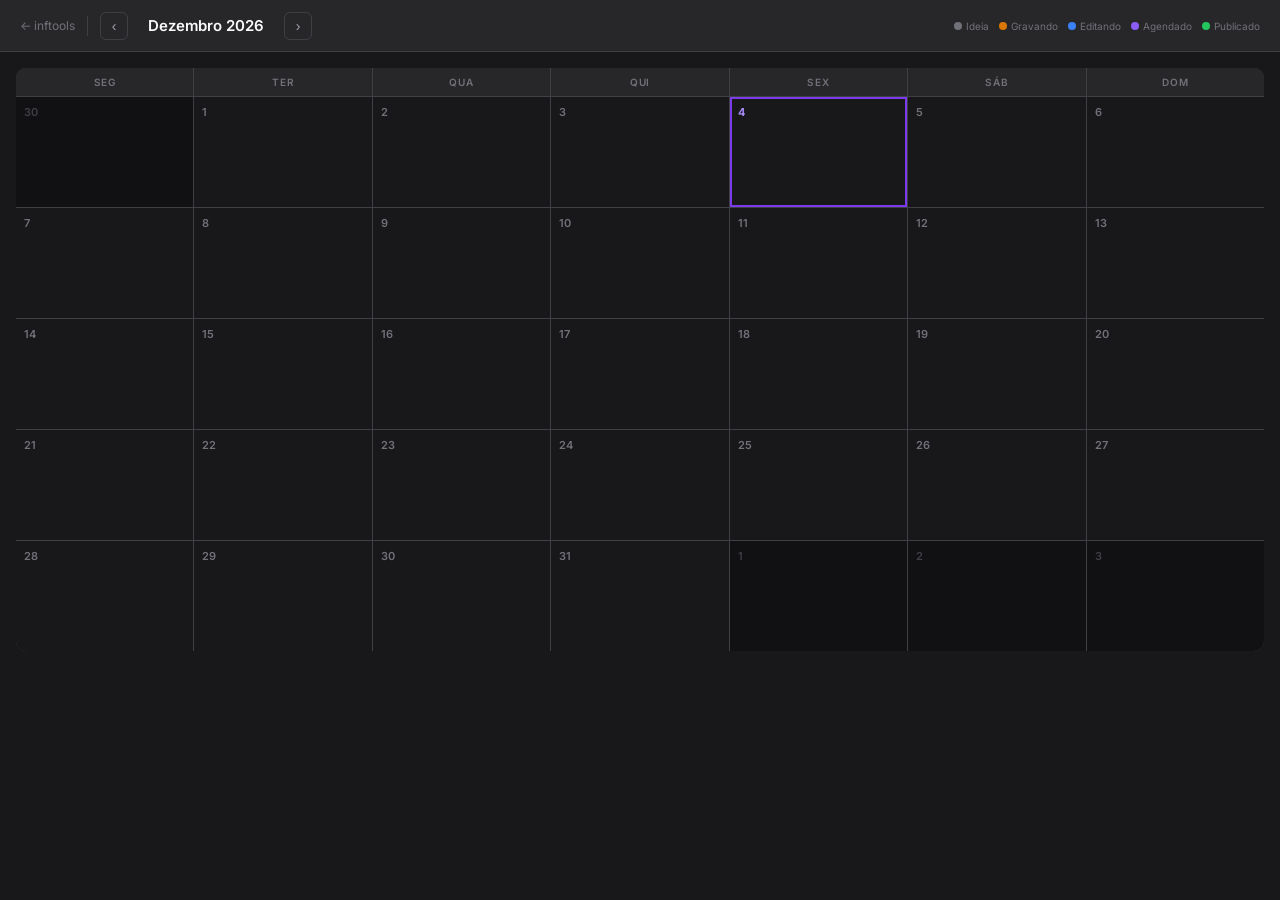
<file: tools/content-calendar/index.html>
<!DOCTYPE html>
<html lang="pt-BR">
<head>
<meta charset="UTF-8">
<meta name="viewport" content="width=device-width, initial-scale=1.0">
<title>Calendário de Conteúdo — inftools</title>
<link href="https://fonts.googleapis.com/css2?family=Inter:wght@400;500;600;700&display=swap" rel="stylesheet">
<style>
*{box-sizing:border-box;margin:0;padding:0}
html,body{height:100%;background:#18181b;color:#fafafa;font-family:'Inter',sans-serif;-webkit-font-smoothing:antialiased}
body{display:flex;flex-direction:column;min-height:100vh}

/* HEADER */
header{background:#27272a;border-bottom:1px solid #3f3f46;padding:0 20px;height:52px;display:flex;align-items:center;gap:12px;flex-shrink:0}
.back{font-size:12px;color:#71717a;text-decoration:none;transition:color .12s}
.back:hover{color:#fafafa}
.h-sep{width:1px;height:20px;background:#3f3f46}
.nav-row{display:flex;align-items:center;gap:8px}
.nav-btn{background:transparent;border:1px solid #3f3f46;color:#a1a1aa;width:28px;height:28px;border-radius:6px;cursor:pointer;font-size:14px;display:flex;align-items:center;justify-content:center;transition:all .12s}
.nav-btn:hover{background:#3f3f46;color:#fafafa}
.month-label{font-size:15px;font-weight:600;min-width:140px;text-align:center}
.legend{display:flex;gap:10px;align-items:center;margin-left:auto;flex-wrap:wrap}
.leg-item{display:flex;align-items:center;gap:4px;font-size:10px;color:#71717a;white-space:nowrap}
.leg-dot{width:8px;height:8px;border-radius:50%;flex-shrink:0}

/* CALENDAR */
.cal-wrap{flex:1;overflow:auto;padding:16px}
.cal-grid{display:grid;grid-template-columns:repeat(7,1fr);gap:1px;background:#3f3f46;border-radius:10px;overflow:hidden;min-width:700px}
.day-hdr{background:#27272a;padding:8px 10px;font-size:10px;font-weight:600;text-transform:uppercase;letter-spacing:.08em;color:#71717a;text-align:center}
.day-cell{background:#18181b;padding:8px;min-height:110px;cursor:pointer;transition:background .1s;position:relative;display:flex;flex-direction:column;gap:4px}
.day-cell:hover{background:#1f1f23}
.day-cell.today{outline:2px solid #7c3aed;outline-offset:-2px;z-index:1}
.day-cell.other-month{background:#111114}
.day-cell.other-month .day-num{color:#3f3f46}
.day-num{font-size:11px;font-weight:600;color:#71717a;margin-bottom:2px}
.day-cell.today .day-num{color:#a78bfa;font-weight:700}

/* chips */
.chip{font-size:10px;padding:2px 6px;border-radius:4px;white-space:nowrap;overflow:hidden;text-overflow:ellipsis;cursor:pointer;font-weight:500;transition:filter .1s}
.chip:hover{filter:brightness(1.2)}
.more-chip{font-size:10px;padding:2px 6px;color:#71717a;cursor:pointer}
.add-hint{position:absolute;inset:0;display:flex;align-items:center;justify-content:center;font-size:18px;color:#3f3f46;opacity:0;transition:opacity .12s;pointer-events:none}
.day-cell:hover .add-hint{opacity:1}

/* STATUS COLORS */
:root{
  --ideia:#3f3f46;
  --gravando:#92400e;
  --editando:#1e3a8a;
  --agendado:#4c1d95;
  --publicado:#14532d;
}
.chip[data-s=ideia]{background:#3f3f46;color:#d4d4d8}
.chip[data-s=gravando]{background:#92400e;color:#fef3c7}
.chip[data-s=editando]{background:#1e3a8a;color:#bfdbfe}
.chip[data-s=agendado]{background:#4c1d95;color:#ddd6fe}
.chip[data-s=publicado]{background:#14532d;color:#bbf7d0}

.leg-dot[data-s=ideia]{background:#71717a}
.leg-dot[data-s=gravando]{background:#d97706}
.leg-dot[data-s=editando]{background:#3b82f6}
.leg-dot[data-s=agendado]{background:#8b5cf6}
.leg-dot[data-s=publicado]{background:#22c55e}

/* MODAL */
.overlay{position:fixed;inset:0;background:rgba(0,0,0,.6);backdrop-filter:blur(4px);display:none;align-items:flex-end;justify-content:center;z-index:100;padding:0}
.overlay.open{display:flex;animation:fadeIn .15s ease}
@keyframes fadeIn{from{opacity:0}to{opacity:1}}
.modal{background:#27272a;border:1px solid #3f3f46;border-radius:14px 14px 0 0;width:100%;max-width:520px;max-height:85vh;overflow-y:auto;padding:20px}
@media(min-height:600px){
  .overlay{align-items:center}
  .modal{border-radius:14px;max-height:80vh}
}
.modal-hdr{display:flex;align-items:center;justify-content:space-between;margin-bottom:16px}
.modal-title{font-size:15px;font-weight:600}
.modal-close{background:transparent;border:none;color:#71717a;cursor:pointer;font-size:18px;width:28px;height:28px;display:flex;align-items:center;justify-content:center;border-radius:6px;transition:all .12s}
.modal-close:hover{background:#3f3f46;color:#fafafa}

.entry-list{display:flex;flex-direction:column;gap:8px;margin-bottom:14px}
.entry-item{background:#1f1f23;border:1px solid #3f3f46;border-radius:8px;padding:10px 12px;display:flex;align-items:center;gap:10px}
.entry-dot{width:10px;height:10px;border-radius:50%;flex-shrink:0}
.entry-dot[data-s=ideia]{background:#71717a}
.entry-dot[data-s=gravando]{background:#d97706}
.entry-dot[data-s=editando]{background:#3b82f6}
.entry-dot[data-s=agendado]{background:#8b5cf6}
.entry-dot[data-s=publicado]{background:#22c55e}
.entry-info{flex:1;min-width:0}
.entry-title{font-size:13px;font-weight:500;white-space:nowrap;overflow:hidden;text-overflow:ellipsis}
.entry-status{font-size:10px;color:#71717a;text-transform:capitalize;margin-top:1px}
.entry-notes{font-size:11px;color:#52525b;margin-top:2px;white-space:nowrap;overflow:hidden;text-overflow:ellipsis}
.entry-actions{display:flex;gap:4px;flex-shrink:0}
.icon-btn{background:transparent;border:none;color:#71717a;cursor:pointer;width:26px;height:26px;border-radius:5px;display:flex;align-items:center;justify-content:center;font-size:13px;transition:all .12s}
.icon-btn:hover{background:#3f3f46;color:#fafafa}
.icon-btn.del:hover{background:#7f1d1d;color:#fca5a5}

/* add/edit form */
.entry-form{background:#1f1f23;border:1px solid #3f3f46;border-radius:8px;padding:12px;display:flex;flex-direction:column;gap:10px}
.lbl{font-size:10px;font-weight:600;text-transform:uppercase;letter-spacing:.08em;color:#71717a;margin-bottom:4px;display:block}
.inp{width:100%;background:#111114;border:1px solid #3f3f46;border-radius:6px;color:#fafafa;padding:7px 10px;font-size:13px;font-family:'Inter',sans-serif;outline:none;transition:border-color .12s}
.inp:focus{border-color:#7c3aed}
select.inp{appearance:none;cursor:pointer}
.form-btns{display:flex;gap:8px;justify-content:flex-end;margin-top:4px}
.btn{padding:6px 14px;border-radius:6px;border:none;cursor:pointer;font-size:12px;font-weight:500;font-family:'Inter',sans-serif;transition:all .12s}
.btn-ghost{background:transparent;color:#a1a1aa;border:1px solid #3f3f46}.btn-ghost:hover{background:#3f3f46;color:#fafafa}
.btn-accent{background:#7c3aed;color:#fff}.btn-accent:hover{background:#6d28d9}
.btn-add-entry{width:100%;padding:8px;background:transparent;border:1.5px dashed #3f3f46;border-radius:7px;color:#a1a1aa;font-size:12px;cursor:pointer;transition:all .12s;font-family:'Inter',sans-serif;margin-top:4px}
.btn-add-entry:hover{border-color:#7c3aed;color:#fafafa}

.empty-day{text-align:center;padding:16px;color:#52525b;font-size:12px}
</style>
</head>
<body>

<header>
  <a class="back" href="../../">← inftools</a>
  <div class="h-sep"></div>
  <div class="nav-row">
    <button class="nav-btn" onclick="changeMonth(-1)">‹</button>
    <div class="month-label" id="month-label"></div>
    <button class="nav-btn" onclick="changeMonth(1)">›</button>
  </div>
  <div class="legend">
    <div class="leg-item"><div class="leg-dot" data-s="ideia"></div>Ideia</div>
    <div class="leg-item"><div class="leg-dot" data-s="gravando"></div>Gravando</div>
    <div class="leg-item"><div class="leg-dot" data-s="editando"></div>Editando</div>
    <div class="leg-item"><div class="leg-dot" data-s="agendado"></div>Agendado</div>
    <div class="leg-item"><div class="leg-dot" data-s="publicado"></div>Publicado</div>
  </div>
</header>

<div class="cal-wrap">
  <div class="cal-grid" id="cal-grid"></div>
</div>

<!-- MODAL -->
<div class="overlay" id="overlay" onclick="overlayClick(event)">
  <div class="modal" id="modal">
    <div class="modal-hdr">
      <div class="modal-title" id="modal-title"></div>
      <button class="modal-close" onclick="closeModal()">×</button>
    </div>
    <div id="modal-body"></div>
  </div>
</div>

<script>
'use strict';

const STORAGE_KEY = 'inftools_calendar';
const MONTHS_PT = ['Janeiro','Fevereiro','Março','Abril','Maio','Junho','Julho','Agosto','Setembro','Outubro','Novembro','Dezembro'];
const DAYS_PT   = ['Seg','Ter','Qua','Qui','Sex','Sáb','Dom'];
const STATUSES  = ['ideia','gravando','editando','agendado','publicado'];
const STATUS_LABELS = { ideia:'Ideia', gravando:'Gravando', editando:'Editando', agendado:'Agendado', publicado:'Publicado' };

let curYear, curMonth, entries, modalDate, editingId;

function load() {
  try { entries = JSON.parse(localStorage.getItem(STORAGE_KEY)) || []; }
  catch { entries = []; }
}
function save() { localStorage.setItem(STORAGE_KEY, JSON.stringify(entries)); }

function uid() { return Date.now().toString(36) + Math.random().toString(36).slice(2,6); }

function init() {
  const now = new Date();
  curYear = now.getFullYear();
  curMonth = now.getMonth();
  load();
  renderCalendar();
}

function changeMonth(delta) {
  curMonth += delta;
  if (curMonth < 0) { curMonth = 11; curYear--; }
  if (curMonth > 11) { curMonth = 0; curYear++; }
  renderCalendar();
}

function renderCalendar() {
  document.getElementById('month-label').textContent = `${MONTHS_PT[curMonth]} ${curYear}`;
  const grid = document.getElementById('cal-grid');
  grid.innerHTML = '';

  // header
  DAYS_PT.forEach(d => {
    const hdr = document.createElement('div');
    hdr.className = 'day-hdr';
    hdr.textContent = d;
    grid.appendChild(hdr);
  });

  const today = new Date();
  const firstDay = new Date(curYear, curMonth, 1);
  // Monday-based: getDay() 0=Sun → 6, 1=Mon → 0, ...
  let startDow = (firstDay.getDay() + 6) % 7;
  const daysInMonth = new Date(curYear, curMonth + 1, 0).getDate();
  const prevMonthDays = new Date(curYear, curMonth, 0).getDate();

  const totalCells = Math.ceil((startDow + daysInMonth) / 7) * 7;

  for (let i = 0; i < totalCells; i++) {
    const cell = document.createElement('div');
    cell.className = 'day-cell';

    let dayNum, dateStr, isOther = false;

    if (i < startDow) {
      dayNum = prevMonthDays - startDow + i + 1;
      const d = curMonth === 0 ? curYear - 1 : curYear;
      const m = curMonth === 0 ? 11 : curMonth - 1;
      dateStr = toDateStr(d, m, dayNum);
      isOther = true;
    } else if (i >= startDow + daysInMonth) {
      dayNum = i - startDow - daysInMonth + 1;
      const d = curMonth === 11 ? curYear + 1 : curYear;
      const m = curMonth === 11 ? 0 : curMonth + 1;
      dateStr = toDateStr(d, m, dayNum);
      isOther = true;
    } else {
      dayNum = i - startDow + 1;
      dateStr = toDateStr(curYear, curMonth, dayNum);
    }

    if (isOther) cell.classList.add('other-month');

    const isToday = (today.getFullYear() === parseInt(dateStr.slice(0,4)) &&
                     today.getMonth()    === parseInt(dateStr.slice(5,7))-1 &&
                     today.getDate()     === parseInt(dateStr.slice(8,10)));
    if (isToday) cell.classList.add('today');

    const numEl = document.createElement('div');
    numEl.className = 'day-num';
    numEl.textContent = dayNum;
    cell.appendChild(numEl);

    const dayEntries = entries.filter(e => e.date === dateStr);
    const show = dayEntries.slice(0, 3);
    show.forEach(e => {
      const chip = document.createElement('div');
      chip.className = 'chip';
      chip.dataset.s = e.status;
      chip.textContent = e.title || '(sem título)';
      chip.onclick = ev => { ev.stopPropagation(); openModal(dateStr, e.id); };
      cell.appendChild(chip);
    });
    if (dayEntries.length > 3) {
      const more = document.createElement('div');
      more.className = 'more-chip';
      more.textContent = `+${dayEntries.length - 3} mais`;
      more.onclick = ev => { ev.stopPropagation(); openModal(dateStr); };
      cell.appendChild(more);
    }

    const hint = document.createElement('div');
    hint.className = 'add-hint';
    hint.textContent = '+';
    cell.appendChild(hint);

    cell.onclick = () => openModal(dateStr);
    grid.appendChild(cell);
  }
}

function toDateStr(y, m, d) {
  return `${y}-${String(m+1).padStart(2,'0')}-${String(d).padStart(2,'0')}`;
}

function openModal(dateStr, highlightId) {
  modalDate = dateStr;
  editingId = null;
  const [y,m,d] = dateStr.split('-').map(Number);
  document.getElementById('modal-title').textContent = `${d} de ${MONTHS_PT[m-1]} ${y}`;
  renderModalBody();
  document.getElementById('overlay').classList.add('open');
  document.addEventListener('keydown', modalKey);

  if (highlightId) {
    // start editing that entry
    setTimeout(() => startEdit(highlightId), 50);
  }
}

function closeModal() {
  document.getElementById('overlay').classList.remove('open');
  document.removeEventListener('keydown', modalKey);
  editingId = null;
  renderCalendar();
}

function overlayClick(e) {
  if (e.target === document.getElementById('overlay')) closeModal();
}

function modalKey(e) {
  if (e.key === 'Escape') closeModal();
}

function renderModalBody() {
  const dayEntries = entries.filter(e => e.date === modalDate);
  const body = document.getElementById('modal-body');

  let html = '';

  if (dayEntries.length === 0) {
    html += `<div class="empty-day">Nenhum vídeo planejado para este dia.</div>`;
  } else {
    html += `<div class="entry-list" id="entry-list">`;
    dayEntries.forEach(e => {
      if (e.id === editingId) {
        html += buildForm(e);
      } else {
        html += `<div class="entry-item" id="entry-${e.id}">
          <div class="entry-dot" data-s="${e.status}"></div>
          <div class="entry-info">
            <div class="entry-title">${escHtml(e.title||'(sem título)')}</div>
            <div class="entry-status">${STATUS_LABELS[e.status]}</div>
            ${e.notes ? `<div class="entry-notes">${escHtml(e.notes)}</div>` : ''}
          </div>
          <div class="entry-actions">
            <button class="icon-btn" onclick="startEdit('${e.id}')" title="Editar">✏</button>
            <button class="icon-btn del" onclick="deleteEntry('${e.id}')" title="Excluir">×</button>
          </div>
        </div>`;
      }
    });
    html += `</div>`;
  }

  if (editingId === 'new') {
    html += buildForm(null);
  } else {
    html += `<button class="btn-add-entry" onclick="startNew()">＋ Adicionar vídeo</button>`;
  }

  body.innerHTML = html;
}

function buildForm(entry) {
  const id = entry ? entry.id : 'new';
  const title = entry ? escAttr(entry.title) : '';
  const notes = entry ? escAttr(entry.notes||'') : '';
  const statusOpts = STATUSES.map(s =>
    `<option value="${s}" ${entry && entry.status===s?'selected':''}>${STATUS_LABELS[s]}</option>`
  ).join('');

  return `<div class="entry-form" id="form-${id}">
    <div>
      <label class="lbl">Título</label>
      <input class="inp" id="f-title-${id}" type="text" value="${title}" placeholder="Título do vídeo" autofocus>
    </div>
    <div>
      <label class="lbl">Status</label>
      <select class="inp" id="f-status-${id}">${statusOpts}</select>
    </div>
    <div>
      <label class="lbl">Notas (opcional)</label>
      <input class="inp" id="f-notes-${id}" type="text" value="${notes}" placeholder="Pauta, ideia rápida...">
    </div>
    <div class="form-btns">
      <button class="btn btn-ghost" onclick="cancelForm()">Cancelar</button>
      <button class="btn btn-accent" onclick="saveEntry('${id}')">Salvar</button>
    </div>
  </div>`;
}

function startNew() {
  editingId = 'new';
  renderModalBody();
  setTimeout(() => document.getElementById('f-title-new')?.focus(), 30);
}

function startEdit(id) {
  editingId = id;
  renderModalBody();
  setTimeout(() => document.getElementById(`f-title-${id}`)?.focus(), 30);
}

function cancelForm() {
  editingId = null;
  renderModalBody();
}

function saveEntry(formId) {
  const titleEl  = document.getElementById(`f-title-${formId}`);
  const statusEl = document.getElementById(`f-status-${formId}`);
  const notesEl  = document.getElementById(`f-notes-${formId}`);
  const title  = titleEl?.value.trim() || '';
  const status = statusEl?.value || 'ideia';
  const notes  = notesEl?.value.trim() || '';

  if (formId === 'new') {
    entries.push({ id: uid(), date: modalDate, title, status, notes });
  } else {
    const idx = entries.findIndex(e => e.id === formId);
    if (idx >= 0) entries[idx] = { ...entries[idx], title, status, notes };
  }
  save();
  editingId = null;
  renderModalBody();
}

function deleteEntry(id) {
  if (!confirm('Excluir este vídeo do calendário?')) return;
  entries = entries.filter(e => e.id !== id);
  save();
  editingId = null;
  renderModalBody();
}

function escHtml(s) {
  return (s||'').replace(/&/g,'&amp;').replace(/</g,'&lt;').replace(/>/g,'&gt;');
}
function escAttr(s) {
  return (s||'').replace(/&/g,'&amp;').replace(/"/g,'&quot;');
}

init();
</script>
</body>
</html>
</file>
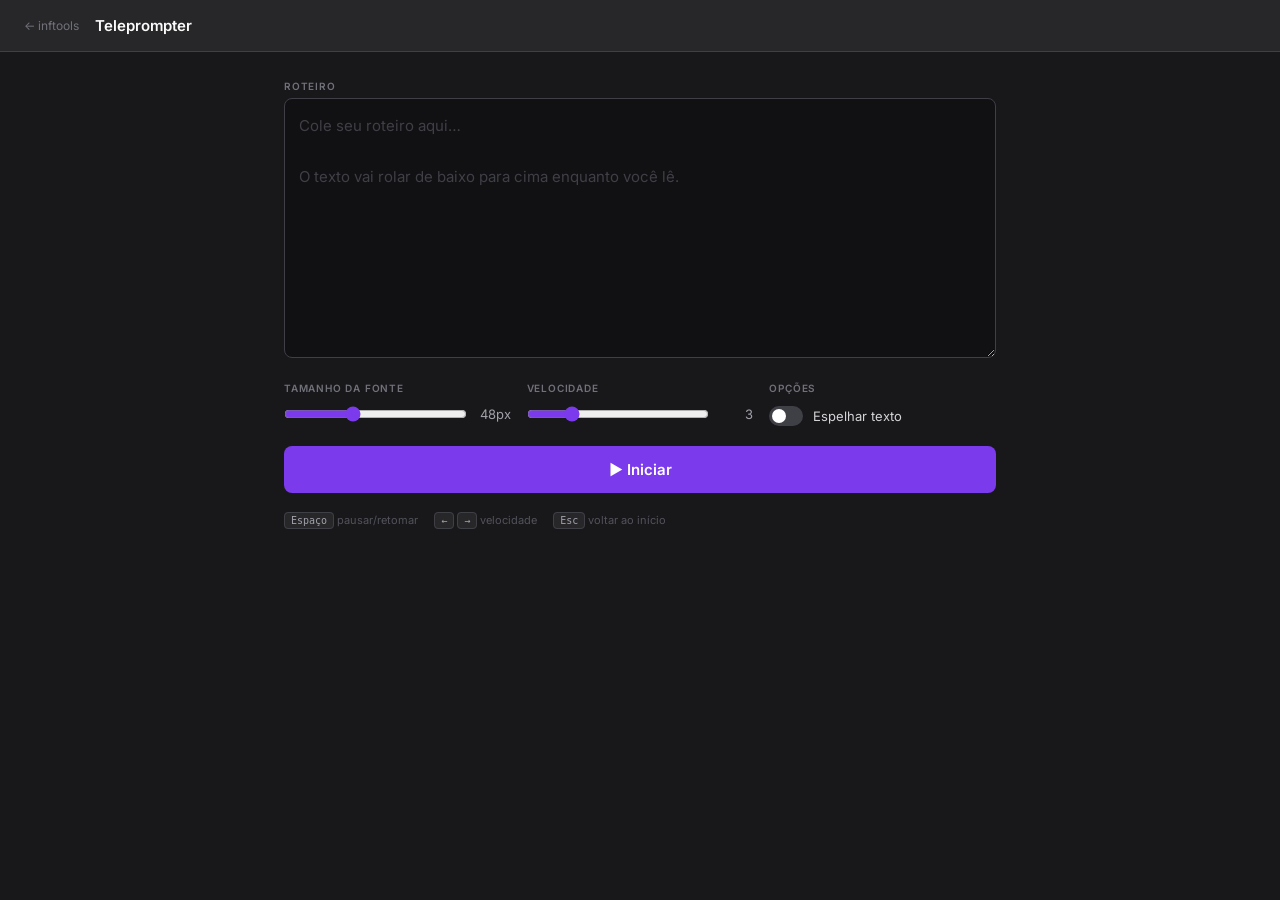
<file: tools/teleprompter/index.html>
<!DOCTYPE html>
<html lang="pt-BR">
<head>
<meta charset="UTF-8">
<meta name="viewport" content="width=device-width, initial-scale=1.0">
<title>Teleprompter — inftools</title>
<link href="https://fonts.googleapis.com/css2?family=Inter:wght@400;500;600;700&display=swap" rel="stylesheet">
<style>
*{box-sizing:border-box;margin:0;padding:0}
html,body{height:100%;background:#18181b;color:#fafafa;font-family:'Inter',sans-serif;-webkit-font-smoothing:antialiased}

/* ── SETUP SCREEN ── */
#setup{display:flex;flex-direction:column;min-height:100vh}
header{background:#27272a;border-bottom:1px solid #3f3f46;padding:0 24px;height:52px;display:flex;align-items:center;gap:16px;flex-shrink:0}
.back{font-size:12px;color:#71717a;text-decoration:none;display:flex;align-items:center;gap:5px;transition:color .12s}
.back:hover{color:#fafafa}
.h-title{font-size:15px;font-weight:600}

.setup-body{flex:1;max-width:760px;margin:0 auto;width:100%;padding:28px 24px;display:flex;flex-direction:column;gap:20px}

.lbl{font-size:10px;font-weight:600;text-transform:uppercase;letter-spacing:.08em;color:#71717a;margin-bottom:6px;display:block}
textarea{width:100%;background:#111114;border:1px solid #3f3f46;border-radius:8px;color:#fafafa;padding:14px;font-size:15px;font-family:'Inter',sans-serif;outline:none;resize:vertical;min-height:260px;line-height:1.7;transition:border-color .12s}
textarea:focus{border-color:#7c3aed}
textarea::placeholder{color:#3f3f46}

.controls-row{display:grid;grid-template-columns:1fr 1fr 1fr;gap:16px}
.ctrl-group{display:flex;flex-direction:column;gap:6px}
.ctrl-row{display:flex;align-items:center;gap:8px}
.ctrl-row input[type=range]{flex:1;accent-color:#7c3aed;cursor:pointer}
.ctrl-val{font-size:13px;color:#a1a1aa;width:36px;text-align:right;flex-shrink:0}
.toggle-row{display:flex;align-items:center;gap:10px;cursor:pointer;user-select:none}
.tgl{position:relative;width:34px;height:20px;flex-shrink:0}
.tgl input{opacity:0;width:0;height:0}
.tslider{position:absolute;inset:0;background:#3f3f46;border-radius:20px;cursor:pointer;transition:.2s}
.tslider::before{content:'';position:absolute;width:14px;height:14px;left:3px;top:3px;background:#fff;border-radius:50%;transition:.2s}
.tgl input:checked+.tslider{background:#7c3aed}
.tgl input:checked+.tslider::before{transform:translateX(14px)}
.tgl-lbl{font-size:13px;color:#d4d4d8}

.btn-start{width:100%;padding:14px;background:#7c3aed;color:#fff;border:none;border-radius:8px;font-size:15px;font-weight:600;font-family:'Inter',sans-serif;cursor:pointer;transition:background .12s}
.btn-start:hover{background:#6d28d9}

.shortcuts{display:flex;gap:16px;flex-wrap:wrap;font-size:11px;color:#52525b}
.shortcuts kbd{background:#27272a;border:1px solid #3f3f46;border-radius:4px;padding:2px 6px;font-size:10px;font-family:monospace;color:#a1a1aa}

/* ── READING SCREEN ── */
#reading{display:none;position:fixed;inset:0;background:#000;overflow:hidden;cursor:none}
#reading.active{display:block}

#scroll-track{position:absolute;inset:0;overflow:hidden}
#scroll-content{position:absolute;top:0;left:50%;transform:translateX(-50%);width:80vw;max-width:900px;padding:60vh 0 60vh;text-align:center;line-height:1.7;color:#fff;will-change:transform}
#scroll-content.mirrored{transform:translateX(-50%) scaleX(-1)}

/* progress bar */
#progress{position:fixed;bottom:0;left:0;height:3px;background:#7c3aed;width:0%;transition:width .1s linear;z-index:10}

/* controls overlay */
#controls{position:fixed;bottom:0;left:0;right:0;background:linear-gradient(transparent,rgba(0,0,0,.85));padding:24px 32px 28px;display:flex;align-items:center;justify-content:center;gap:16px;z-index:20;transition:opacity .3s}
#controls.hidden{opacity:0;pointer-events:none}
.c-btn{background:rgba(255,255,255,.12);border:1px solid rgba(255,255,255,.15);color:#fff;border-radius:8px;padding:8px 18px;font-size:13px;font-weight:500;font-family:'Inter',sans-serif;cursor:pointer;transition:all .12s;backdrop-filter:blur(8px)}
.c-btn:hover{background:rgba(255,255,255,.22)}
.c-btn.big{font-size:18px;width:44px;height:44px;padding:0;display:flex;align-items:center;justify-content:center}
.speed-group{display:flex;align-items:center;gap:6px}
.speed-lbl{font-size:13px;color:rgba(255,255,255,.6)}

/* end overlay */
#end-overlay{display:none;position:fixed;inset:0;background:rgba(0,0,0,.7);backdrop-filter:blur(6px);align-items:center;justify-content:center;flex-direction:column;gap:16px;z-index:30}
#end-overlay.show{display:flex}
#end-overlay p{color:#fff;font-size:22px;font-weight:600}
#end-overlay button{background:#7c3aed;color:#fff;border:none;border-radius:8px;padding:12px 28px;font-size:14px;font-weight:600;font-family:'Inter',sans-serif;cursor:pointer}
#end-overlay button:hover{background:#6d28d9}
</style>
</head>
<body>

<!-- SETUP -->
<div id="setup">
  <header>
    <a class="back" href="../../">← inftools</a>
    <span class="h-title">Teleprompter</span>
  </header>

  <div class="setup-body">

    <div>
      <label class="lbl" for="script">Roteiro</label>
      <textarea id="script" placeholder="Cole seu roteiro aqui…&#10;&#10;O texto vai rolar de baixo para cima enquanto você lê."></textarea>
    </div>

    <div class="controls-row">

      <div class="ctrl-group">
        <label class="lbl">Tamanho da fonte</label>
        <div class="ctrl-row">
          <input type="range" id="font-size" min="20" max="96" value="48" oninput="updateFontLabel()">
          <span class="ctrl-val" id="font-lbl">48px</span>
        </div>
      </div>

      <div class="ctrl-group">
        <label class="lbl">Velocidade</label>
        <div class="ctrl-row">
          <input type="range" id="speed" min="1" max="10" value="3" oninput="updateSpeedLabel()">
          <span class="ctrl-val" id="speed-lbl">3</span>
        </div>
      </div>

      <div class="ctrl-group">
        <label class="lbl">Opções</label>
        <label class="toggle-row">
          <div class="tgl"><input type="checkbox" id="mirror"><span class="tslider"></span></div>
          <span class="tgl-lbl">Espelhar texto</span>
        </label>
      </div>

    </div>

    <button class="btn-start" onclick="startReading()">▶ Iniciar</button>

    <div class="shortcuts">
      <span><kbd>Espaço</kbd> pausar/retomar</span>
      <span><kbd>←</kbd> <kbd>→</kbd> velocidade</span>
      <span><kbd>Esc</kbd> voltar ao início</span>
    </div>

  </div>
</div>

<!-- READING -->
<div id="reading">
  <div id="scroll-track">
    <div id="scroll-content"></div>
  </div>
  <div id="progress"></div>

  <div id="controls">
    <div class="speed-group">
      <button class="c-btn" onclick="changeSpeed(-1)">−</button>
      <span class="speed-lbl" id="speed-display">3</span>
      <button class="c-btn" onclick="changeSpeed(1)">＋</button>
    </div>
    <button class="c-btn big" id="play-btn" onclick="togglePause()">⏸</button>
    <button class="c-btn" onclick="restartReading()">↺ Reiniciar</button>
    <button class="c-btn" onclick="exitReading()">✕ Sair</button>
  </div>

  <div id="end-overlay">
    <p>Fim do roteiro</p>
    <button onclick="restartReading()">↺ Recomeçar</button>
    <button onclick="exitReading()" style="background:rgba(255,255,255,.12);border:1px solid rgba(255,255,255,.15)">← Voltar ao início</button>
  </div>
</div>

<script>
'use strict';

let rafId = null;
let paused = false;
let scrollY = 0;
let speed = 3;
let hideTimer = null;
let totalHeight = 0;
let contentHeight = 0;

function updateFontLabel() {
  document.getElementById('font-lbl').textContent = document.getElementById('font-size').value + 'px';
}
function updateSpeedLabel() {
  document.getElementById('speed-lbl').textContent = document.getElementById('speed').value;
}

function px2speed(s) { return 0.25 + (s - 1) * 0.28; } // 1→0.25, 10→2.77 px/frame

function startReading() {
  const text = document.getElementById('script').value.trim();
  if (!text) { document.getElementById('script').focus(); return; }

  speed = parseInt(document.getElementById('speed').value);
  const fontSize = parseInt(document.getElementById('font-size').value);
  const mirrored = document.getElementById('mirror').checked;

  const content = document.getElementById('scroll-content');
  content.style.fontSize = fontSize + 'px';
  content.textContent = text;
  content.classList.toggle('mirrored', mirrored);

  scrollY = 0;
  paused = false;
  content.style.transform = `translateX(-50%) translateY(0)` + (mirrored ? ' scaleX(-1)' : '');

  document.getElementById('reading').classList.add('active');
  document.getElementById('play-btn').textContent = '⏸';
  document.getElementById('end-overlay').classList.remove('show');
  document.getElementById('speed-display').textContent = speed;

  // calculate total scrollable distance
  requestAnimationFrame(() => {
    const track = document.getElementById('scroll-track');
    contentHeight = content.scrollHeight;
    totalHeight = contentHeight - track.clientHeight;
    tick();
  });

  document.addEventListener('keydown', onKey);
  setupMouseHide();
}

function tick() {
  if (paused) return;
  const mirrored = document.getElementById('mirror').checked;
  scrollY += px2speed(speed);
  if (scrollY >= totalHeight) {
    scrollY = totalHeight;
    updateTransform(mirrored);
    updateProgress();
    document.getElementById('end-overlay').classList.add('show');
    return;
  }
  updateTransform(mirrored);
  updateProgress();
  rafId = requestAnimationFrame(tick);
}

function updateTransform(mirrored) {
  const c = document.getElementById('scroll-content');
  c.style.transform = `translateX(-50%) translateY(${-scrollY}px)` + (mirrored ? ' scaleX(-1)' : '');
}

function updateProgress() {
  const pct = totalHeight > 0 ? (scrollY / totalHeight) * 100 : 0;
  document.getElementById('progress').style.width = pct + '%';
}

function togglePause() {
  paused = !paused;
  document.getElementById('play-btn').textContent = paused ? '▶' : '⏸';
  if (!paused) tick();
}

function changeSpeed(delta) {
  speed = Math.max(1, Math.min(10, speed + delta));
  document.getElementById('speed-display').textContent = speed;
  document.getElementById('speed').value = speed;
}

function restartReading() {
  scrollY = 0;
  paused = false;
  document.getElementById('play-btn').textContent = '⏸';
  document.getElementById('end-overlay').classList.remove('show');
  cancelAnimationFrame(rafId);
  tick();
}

function exitReading() {
  cancelAnimationFrame(rafId);
  document.getElementById('reading').classList.remove('active');
  document.getElementById('end-overlay').classList.remove('show');
  document.removeEventListener('keydown', onKey);
  clearTimeout(hideTimer);
  document.getElementById('controls').classList.remove('hidden');
  document.getElementById('reading').style.cursor = 'default';
}

function onKey(e) {
  if (e.key === ' ') { e.preventDefault(); togglePause(); showControls(); }
  if (e.key === 'ArrowRight') { changeSpeed(1); showControls(); }
  if (e.key === 'ArrowLeft') { changeSpeed(-1); showControls(); }
  if (e.key === 'Escape') exitReading();
}

function showControls() {
  const ctrl = document.getElementById('controls');
  ctrl.classList.remove('hidden');
  document.getElementById('reading').style.cursor = 'default';
  clearTimeout(hideTimer);
  hideTimer = setTimeout(() => {
    ctrl.classList.add('hidden');
    document.getElementById('reading').style.cursor = 'none';
  }, 3000);
}

function setupMouseHide() {
  const reading = document.getElementById('reading');
  reading.addEventListener('mousemove', showControls);
  showControls();
}
</script>
</body>
</html>
</file>
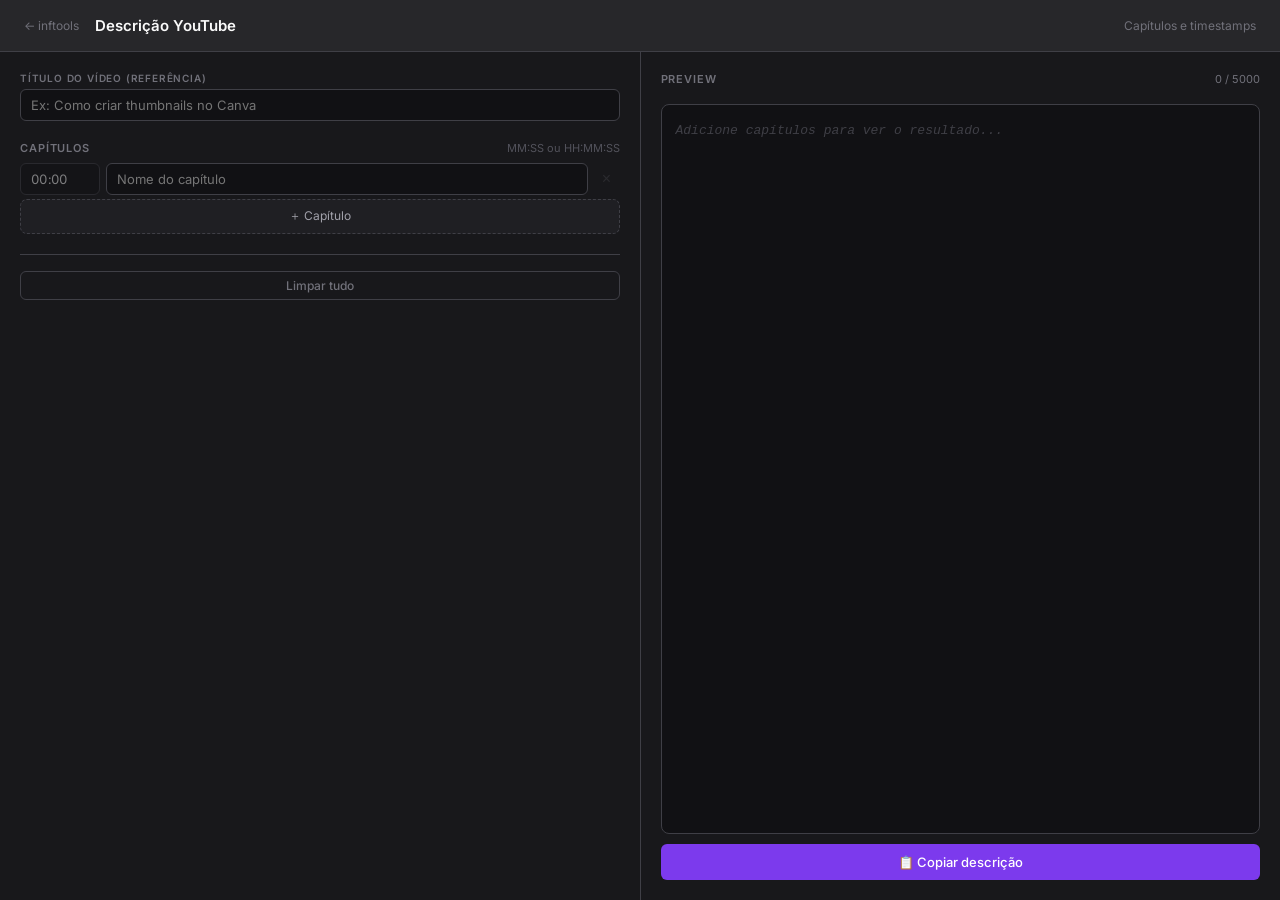
<file: tools/yt-description/index.html>
<!DOCTYPE html>
<html lang="pt-BR">
<head>
<meta charset="UTF-8">
<meta name="viewport" content="width=device-width, initial-scale=1.0">
<title>Descrição YouTube — inftools</title>
<link href="https://fonts.googleapis.com/css2?family=Inter:wght@400;500;600;700&display=swap" rel="stylesheet">
<style>
*{box-sizing:border-box;margin:0;padding:0}
html,body{height:100%;background:#18181b;color:#fafafa;font-family:'Inter',sans-serif;-webkit-font-smoothing:antialiased}
body{display:flex;flex-direction:column;min-height:100vh}

/* HEADER */
header{background:#27272a;border-bottom:1px solid #3f3f46;padding:0 24px;height:52px;display:flex;align-items:center;gap:16px;flex-shrink:0}
.back{font-size:12px;color:#71717a;text-decoration:none;display:flex;align-items:center;gap:5px;transition:color .12s}
.back:hover{color:#fafafa}
.h-title{font-size:15px;font-weight:600}
.h-sub{font-size:12px;color:#71717a;margin-left:auto}

/* LAYOUT */
.app{display:flex;flex:1;overflow:hidden}
.pane{flex:1;overflow-y:auto;padding:20px}
.pane-l{border-right:1px solid #3f3f46}

/* LABELS / INPUTS */
.lbl{font-size:10px;font-weight:600;text-transform:uppercase;letter-spacing:.08em;color:#71717a;margin-bottom:5px;display:block}
.inp{width:100%;background:#111114;border:1px solid #3f3f46;border-radius:6px;color:#fafafa;padding:7px 10px;font-size:13px;font-family:'Inter',sans-serif;outline:none;transition:border-color .12s}
.inp:focus{border-color:#7c3aed}
.section{margin-bottom:20px}
.sec-hdr{display:flex;align-items:center;justify-content:space-between;margin-bottom:8px}
.sec-title{font-size:11px;font-weight:600;text-transform:uppercase;letter-spacing:.08em;color:#71717a}

/* TIMESTAMPS */
#ts-list{display:flex;flex-direction:column;gap:6px}
.ts-row{display:flex;gap:6px;align-items:center;animation:rowIn .15s ease}
@keyframes rowIn{from{opacity:0;transform:translateY(-4px)}to{opacity:1;transform:translateY(0)}}
.ts-time{width:80px;flex-shrink:0;font-variant-numeric:tabular-nums;letter-spacing:.02em}
.ts-name{flex:1}
.ts-rm{background:transparent;border:none;color:#71717a;cursor:pointer;font-size:16px;width:26px;height:26px;display:flex;align-items:center;justify-content:center;border-radius:5px;flex-shrink:0;transition:all .12s}
.ts-rm:hover{background:#3f3f46;color:#fafafa}
.ts-rm:disabled{opacity:.2;cursor:default}

/* BUTTONS */
.btn{padding:6px 14px;border-radius:6px;border:none;cursor:pointer;font-size:12px;font-weight:500;font-family:'Inter',sans-serif;transition:all .12s}
.btn-ghost{background:transparent;color:#a1a1aa;border:1px solid #3f3f46}.btn-ghost:hover{background:#3f3f46;color:#fafafa}
.btn-accent{background:#7c3aed;color:#fff}.btn-accent:hover{background:#6d28d9}
.btn-danger{background:transparent;color:#71717a;border:1px solid #3f3f46}.btn-danger:hover{background:#7f1d1d;color:#fca5a5;border-color:#7f1d1d}
.btn-add{width:100%;margin-top:4px;padding:8px;background:#1f1f23;border:1.5px dashed #3f3f46;border-radius:7px;color:#a1a1aa;font-size:12px;cursor:pointer;transition:all .12s;font-family:'Inter',sans-serif}
.btn-add:hover{border-color:#7c3aed;color:#fafafa}
.btn-copy{width:100%;padding:10px;font-size:13px}
.btn-copy.ok{background:#15803d}.btn-copy.ok:hover{background:#166534}

/* PREVIEW */
.preview-box{background:#111114;border:1px solid #3f3f46;border-radius:8px;padding:14px;min-height:180px;font-family:'JetBrains Mono','Fira Code','Courier New',monospace;font-size:13px;line-height:1.8;color:#d4d4d8;white-space:pre-wrap;word-break:break-all;flex:1}
.preview-wrap{display:flex;flex-direction:column;gap:10px;height:100%}
.char-bar{display:flex;justify-content:space-between;align-items:center;font-size:11px;color:#71717a}
.char-warn{color:#f59e0b}
.char-ok{color:#71717a}
.empty-hint{color:#3f3f46;font-style:italic}
.sep{height:1px;background:#3f3f46;margin:16px 0}

@media(max-width:700px){
  .app{flex-direction:column}
  .pane-l{border-right:none;border-bottom:1px solid #3f3f46}
}
</style>
</head>
<body>

<header>
  <a class="back" href="../../">← inftools</a>
  <span class="h-title">Descrição YouTube</span>
  <span class="h-sub">Capítulos e timestamps</span>
</header>

<div class="app">

  <!-- LEFT: editor -->
  <div class="pane pane-l">

    <div class="section">
      <label class="lbl" for="vid-title">Título do vídeo (referência)</label>
      <input class="inp" id="vid-title" type="text" placeholder="Ex: Como criar thumbnails no Canva" oninput="render()">
    </div>

    <div class="section">
      <div class="sec-hdr">
        <span class="sec-title">Capítulos</span>
        <span style="font-size:11px;color:#52525b">MM:SS ou HH:MM:SS</span>
      </div>
      <div id="ts-list"></div>
      <button class="btn-add" onclick="addRow()">＋ Capítulo</button>
    </div>

    <div class="sep"></div>
    <button class="btn btn-danger" style="width:100%" onclick="clearAll()">Limpar tudo</button>
  </div>

  <!-- RIGHT: preview -->
  <div class="pane">
    <div class="preview-wrap">
      <div class="sec-hdr">
        <span class="sec-title">Preview</span>
        <div class="char-bar">
          <span id="char-count" class="char-ok">0 / 5000</span>
        </div>
      </div>
      <div class="preview-box" id="preview"><span class="empty-hint">Adicione capítulos para ver o resultado...</span></div>
      <button class="btn btn-accent btn-copy" id="btn-copy" onclick="copyOutput()">📋 Copiar descrição</button>
    </div>
  </div>

</div>

<script>
'use strict';

let rows = [];
let uid = 0;

function addRow(time='', name='', locked=false) {
  const id = ++uid;
  rows.push({ id, time, name, locked });
  renderRows();
  if (!locked) {
    // focus name input of new row
    setTimeout(() => {
      const el = document.querySelector(`#row-name-${id}`);
      if (el) el.focus();
    }, 30);
  }
}

function removeRow(id) {
  rows = rows.filter(r => r.id !== id);
  renderRows();
  render();
}

function renderRows() {
  const list = document.getElementById('ts-list');
  list.innerHTML = rows.map(r => `
    <div class="ts-row" id="row-${r.id}">
      <input class="inp ts-time" id="row-time-${r.id}" type="text"
        value="${esc(r.time)}"
        placeholder="00:00"
        ${r.locked ? 'readonly style="opacity:.45;cursor:default"' : ''}
        oninput="rowChange(${r.id},'time',this.value)"
        onkeydown="rowTab(event,${r.id},'time')">
      <input class="inp ts-name" id="row-name-${r.id}" type="text"
        value="${esc(r.name)}"
        placeholder="Nome do capítulo"
        oninput="rowChange(${r.id},'name',this.value)"
        onkeydown="rowTab(event,${r.id},'name')">
      <button class="ts-rm" onclick="removeRow(${r.id})" ${rows.length <= 1 || r.locked ? 'disabled' : ''} title="Remover">×</button>
    </div>
  `).join('');
}

function rowChange(id, field, val) {
  const r = rows.find(r => r.id === id);
  if (r) { r[field] = val; render(); }
}

function rowTab(e, id, field) {
  if (e.key !== 'Tab') return;
  const idx = rows.findIndex(r => r.id === id);
  if (field === 'time') {
    e.preventDefault();
    document.getElementById(`row-name-${id}`)?.focus();
  } else if (field === 'name') {
    if (!e.shiftKey && idx === rows.length - 1) {
      e.preventDefault();
      addRow();
    }
  }
}

function normalizeTime(raw) {
  const s = raw.trim();
  // already HH:MM:SS or MM:SS with leading zeros
  if (/^\d{1,2}:\d{2}:\d{2}$/.test(s)) {
    const [h,m,sec] = s.split(':').map(Number);
    return `${String(h).padStart(2,'0')}:${String(m).padStart(2,'0')}:${String(sec).padStart(2,'0')}`;
  }
  if (/^\d{1,2}:\d{2}$/.test(s)) {
    const [m,sec] = s.split(':').map(Number);
    return `${String(m).padStart(2,'0')}:${String(sec).padStart(2,'0')}`;
  }
  return s; // return as-is if invalid
}

function buildOutput() {
  return rows
    .filter(r => r.name.trim())
    .map(r => `${normalizeTime(r.time) || '00:00'} ${r.name.trim()}`)
    .join('\n');
}

function render() {
  const out = buildOutput();
  const preview = document.getElementById('preview');
  const charCount = document.getElementById('char-count');
  const btn = document.getElementById('btn-copy');

  if (!out) {
    preview.innerHTML = '<span class="empty-hint">Adicione capítulos para ver o resultado...</span>';
    charCount.textContent = '0 / 5000';
    charCount.className = 'char-ok';
    return;
  }

  preview.textContent = out;
  const len = out.length;
  charCount.textContent = `${len} / 5000`;
  charCount.className = len > 4800 ? 'char-warn' : 'char-ok';
}

function copyOutput() {
  const out = buildOutput();
  if (!out) return;
  navigator.clipboard.writeText(out).then(() => {
    const btn = document.getElementById('btn-copy');
    btn.textContent = '✓ Copiado!';
    btn.classList.add('ok');
    setTimeout(() => {
      btn.textContent = '📋 Copiar descrição';
      btn.classList.remove('ok');
    }, 2000);
  });
}

function clearAll() {
  if (rows.length > 1 || rows[0]?.name) {
    if (!confirm('Limpar tudo?')) return;
  }
  rows = [];
  uid = 0;
  addRow('00:00', '', true);
  render();
}

function esc(s) {
  return (s||'').replace(/&/g,'&amp;').replace(/"/g,'&quot;').replace(/</g,'&lt;');
}

// Init
addRow('00:00', '', true);
</script>
</body>
</html>
</file>
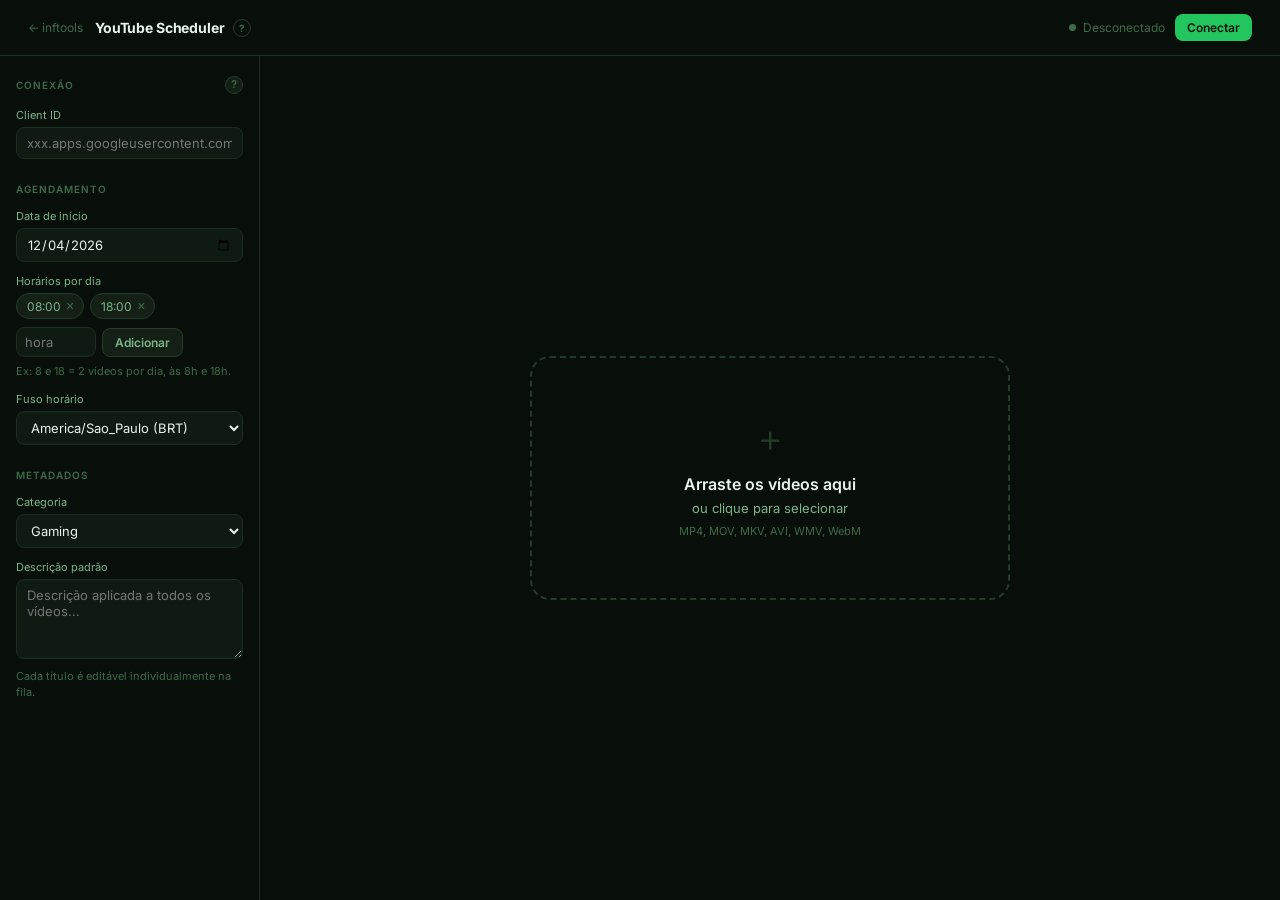
<file: tools/yt-scheduler/index.html>
<!DOCTYPE html>
<html lang="pt-BR">
<head>
<meta charset="UTF-8">
<meta name="viewport" content="width=device-width, initial-scale=1.0">
<title>YouTube Scheduler — inftools</title>
<link href="https://fonts.googleapis.com/css2?family=Inter:wght@400;500;600;700&display=swap" rel="stylesheet">
<link rel="stylesheet" href="style.css">
<!-- Google Identity Services — só precisa do client_id, sem client_secret -->
<script src="https://accounts.google.com/gsi/client" async></script>
</head>
<body>

<nav>
  <a class="back-link" href="../../">← inftools</a>
  <div style="display:flex;align-items:center;gap:8px;position:relative">
    <span class="nav-title">YouTube Scheduler</span>
    <button id="why-btn" aria-label="Por que essa tool existe?" style="background:transparent;border:1px solid var(--border2);color:var(--muted);border-radius:50%;width:18px;height:18px;font-size:10px;font-weight:700;cursor:pointer;display:flex;align-items:center;justify-content:center;flex-shrink:0;transition:all .12s;font-family:'Inter',sans-serif;line-height:1" onmouseenter="showWhy()" onmouseleave="hideWhy()" onclick="toggleWhy()">?</button>
    <div id="why-pop" style="display:none;position:absolute;top:calc(100% + 10px);left:0;background:#0f1a12;border:1px solid var(--border2);border-radius:10px;padding:14px 16px;width:290px;z-index:200;box-shadow:0 8px 24px rgba(0,0,0,.5);font-size:12px;line-height:1.7;color:#7ab588">
      <div style="font-size:11px;font-weight:700;text-transform:uppercase;letter-spacing:.08em;color:#3d6b47;margin-bottom:8px">Por que essa tool?</div>
      Quando comecei a fazer muitos Shorts, percebi que não precisava de toda aquela configuração manual da API do YouTube.<br><br>
      O que eu precisava era simples: o <strong style="color:#e8f5eb">título vinha direto do nome do arquivo</strong>, e o <strong style="color:#e8f5eb">horário eu definia na hora</strong>. O único padrão era que <strong style="color:#e8f5eb">os dias se repetiam sempre do mesmo jeito</strong> — tantos vídeos por dia, nos mesmos slots de horário.<br><br>
      <span style="color:#3d6b47">Então fiz uma tool que faz exatamente isso, sem mais nem menos.</span>
    </div>
  </div>
  <div class="nav-right">
    <div class="auth-info">
      <span class="auth-dot" id="auth-dot"></span>
      <span id="auth-name">Desconectado</span>
    </div>
    <button id="btn-connect" class="btn btn-primary btn-sm">Conectar</button>
  </div>
</nav>

<div class="layout">

  <!-- ── SIDEBAR ── -->
  <aside class="sidebar">

    <!-- OAuth -->
    <div class="section">
      <div class="section-title-row">
        <span class="section-title">Conexão</span>
        <button class="help-btn" id="btn-help" title="Como configurar">?</button>
      </div>

      <label class="field-label" for="client-id-input">Client ID</label>
      <input
        id="client-id-input"
        type="text"
        class="field-input"
        placeholder="xxx.apps.googleusercontent.com"
        autocomplete="off"
        spellcheck="false"
      >
    </div>

    <!-- Agendamento -->
    <div class="section">
      <div class="section-title">Agendamento</div>

      <label class="field-label" for="start-date">Data de início</label>
      <input id="start-date" type="date" class="field-input">

      <label class="field-label">Horários por dia</label>
      <div id="slots-tags" class="slots-tags"></div>
      <div class="slot-add-row">
        <input
          id="slot-input"
          type="number"
          class="field-input-sm"
          min="0" max="23"
          placeholder="hora"
        >
        <button id="btn-add-slot" class="btn btn-ghost btn-sm">Adicionar</button>
      </div>
      <p class="field-hint">Ex: 8 e 18 = 2 vídeos por dia, às 8h e 18h.</p>

      <label class="field-label" for="timezone-select">Fuso horário</label>
      <select id="timezone-select" class="field-input">
        <option value="America/Sao_Paulo">America/Sao_Paulo (BRT)</option>
        <option value="America/New_York">America/New_York (ET)</option>
        <option value="America/Los_Angeles">America/Los_Angeles (PT)</option>
        <option value="America/Chicago">America/Chicago (CT)</option>
        <option value="Europe/London">Europe/London (GMT)</option>
        <option value="Europe/Lisbon">Europe/Lisbon (WET)</option>
        <option value="Europe/Madrid">Europe/Madrid (CET)</option>
        <option value="UTC">UTC</option>
      </select>
    </div>

    <!-- Metadados -->
    <div class="section">
      <div class="section-title">Metadados</div>

      <label class="field-label" for="category-select">Categoria</label>
      <select id="category-select" class="field-input">
        <option value="20">Gaming</option>
        <option value="22">People &amp; Blogs</option>
        <option value="24">Entertainment</option>
        <option value="28">Science &amp; Technology</option>
        <option value="10">Music</option>
        <option value="17">Sports</option>
        <option value="27">Education</option>
        <option value="26">Howto &amp; Style</option>
        <option value="25">News &amp; Politics</option>
        <option value="23">Comedy</option>
      </select>

      <label class="field-label" for="description-input">Descrição padrão</label>
      <textarea
        id="description-input"
        class="field-textarea"
        rows="4"
        placeholder="Descrição aplicada a todos os vídeos..."
      ></textarea>
      <p class="field-hint">Cada título é editável individualmente na fila.</p>
    </div>

  </aside>

  <!-- ── CONTENT ── -->
  <main class="content">

    <!-- Estado vazio: drop zone -->
    <div id="view-empty" class="view-empty">
      <div id="drop-zone" class="drop-zone">
        <div class="drop-icon">+</div>
        <div class="drop-title">Arraste os vídeos aqui</div>
        <div class="drop-sub">ou clique para selecionar</div>
        <div class="drop-hint">MP4, MOV, MKV, AVI, WMV, WebM</div>
      </div>
    </div>

    <!-- Fila de upload -->
    <div id="view-queue" class="view-queue hidden">

      <div class="queue-header">
        <span id="queue-count" class="queue-count"></span>
        <div class="queue-actions">
          <button id="btn-add-more" class="btn btn-ghost btn-sm">Adicionar mais</button>
          <button id="btn-cancel"   class="btn btn-ghost btn-sm hidden">Cancelar</button>
          <button id="btn-upload"   class="btn btn-primary"    disabled>Enviar todos</button>
        </div>
      </div>

      <div class="table-wrap">
        <table class="queue-table">
          <thead>
            <tr>
              <th>#</th>
              <th>Título</th>
              <th>Tamanho</th>
              <th>Agendado para</th>
              <th>Status</th>
              <th></th>
            </tr>
          </thead>
          <tbody id="queue-body"></tbody>
        </table>
      </div>

    </div>

  </main>

</div>

<input type="file" id="file-input" accept="video/*" multiple hidden>

<!-- Modal de configuração -->
<div id="modal-overlay" class="modal-overlay hidden" role="dialog" aria-modal="true" aria-labelledby="modal-title">
  <div class="modal">
    <div class="modal-header">
      <span class="modal-title" id="modal-title">Como configurar o YouTube Scheduler</span>
      <button class="modal-close" id="btn-modal-close" aria-label="Fechar">×</button>
    </div>
    <div class="modal-body">

      <div class="tutorial-step">
        <div class="step-num">1</div>
        <div class="step-content">
          <div class="step-title">Crie um projeto no Google Cloud</div>
          <div class="step-desc">
            Acesse o <a href="https://console.cloud.google.com/" target="_blank">Google Cloud Console</a>, clique em
            "Selecionar projeto" no topo e depois "Novo projeto". Dê um nome qualquer (ex: <em>inftools</em>).
          </div>
        </div>
      </div>

      <div class="tutorial-step">
        <div class="step-num">2</div>
        <div class="step-content">
          <div class="step-title">Ative a YouTube Data API v3</div>
          <div class="step-desc">
            No menu lateral, vá em <strong>APIs e Serviços → Biblioteca</strong>. Busque por
            <strong>"YouTube Data API v3"</strong> e clique em <strong>Ativar</strong>.
          </div>
        </div>
      </div>

      <div class="tutorial-step">
        <div class="step-num">3</div>
        <div class="step-content">
          <div class="step-title">Crie uma credencial OAuth 2.0</div>
          <div class="step-desc">
            Vá em <strong>APIs e Serviços → Credenciais → Criar credencial → ID do cliente OAuth 2.0</strong>.
            Selecione o tipo <strong>Aplicativo da Web</strong>.
          </div>
        </div>
      </div>

      <div class="tutorial-step">
        <div class="step-num">4</div>
        <div class="step-content">
          <div class="step-title">Adicione sua origem autorizada</div>
          <div class="step-desc">
            Em <strong>Origens JavaScript autorizadas</strong>, adicione a URL onde você vai usar a tool.
            Ex: <code>https://seuuser.github.io</code>. Para testar localmente, adicione também
            <code>http://localhost</code>.
          </div>
        </div>
      </div>

      <div class="tutorial-step">
        <div class="step-num">5</div>
        <div class="step-content">
          <div class="step-title">Configure a tela de consentimento (se necessário)</div>
          <div class="step-desc">
            Se solicitado, vá em <strong>Tela de consentimento OAuth</strong>, escolha tipo
            <strong>Externo</strong> e preencha o nome do app. Não precisa publicar —
            modo de teste é suficiente. Adicione seu e-mail como usuário de teste.
          </div>
        </div>
      </div>

      <div class="tutorial-step">
        <div class="step-num">6</div>
        <div class="step-content">
          <div class="step-title">Cole o Client ID aqui</div>
          <div class="step-desc">
            Após criar a credencial, copie o <strong>Client ID</strong> (formato
            <code>xxxxx.apps.googleusercontent.com</code>) e cole no campo da sidebar.
            Ele fica salvo no seu navegador. Nenhum <strong>client_secret</strong> é
            usado — o login acontece via popup do Google, igual ao fluxo normal de
            "Entrar com Google".
          </div>
        </div>
      </div>

    </div>
  </div>
</div>

<script>
(function(){
  let hideT, pinned = false;
  window.showWhy = function() {
    clearTimeout(hideT);
    document.getElementById('why-pop').style.display = 'block';
    document.getElementById('why-btn').style.borderColor = 'var(--sub)';
    document.getElementById('why-btn').style.color = 'var(--sub)';
  };
  window.hideWhy = function() {
    if (pinned) return;
    hideT = setTimeout(() => {
      document.getElementById('why-pop').style.display = 'none';
      document.getElementById('why-btn').style.borderColor = 'var(--border2)';
      document.getElementById('why-btn').style.color = 'var(--muted)';
    }, 200);
  };
  window.toggleWhy = function() {
    pinned = !pinned;
    if (pinned) { showWhy(); } else { pinned = false; hideWhy(); }
  };
  // keep open when hovering the popover itself
  document.addEventListener('DOMContentLoaded', () => {
    const pop = document.getElementById('why-pop');
    pop.addEventListener('mouseenter', () => { clearTimeout(hideT); });
    pop.addEventListener('mouseleave', () => { if (!pinned) hideWhy(); });
    document.addEventListener('click', e => {
      if (pinned && !e.target.closest('#why-btn') && !e.target.closest('#why-pop')) {
        pinned = false;
        document.getElementById('why-pop').style.display = 'none';
        document.getElementById('why-btn').style.borderColor = 'var(--border2)';
        document.getElementById('why-btn').style.color = 'var(--muted)';
      }
    });
  });
})();
</script>
<script src="js/auth.js"></script>
<script src="js/scheduler.js"></script>
<script src="js/uploader.js"></script>
<script src="js/main.js"></script>

</body>
</html>
</file>
<file: tools/yt-scheduler/style.css>
*, *::before, *::after { box-sizing: border-box; margin: 0; padding: 0; }

:root {
  --bg:        #080e0a;
  --bg2:       #0f1a12;
  --bg3:       #141f16;
  --border:    #1a2e1e;
  --border2:   #243b28;
  --muted:     #3d6b47;
  --sub:       #7ab588;
  --text:      #e8f5eb;
  --accent:    #22c55e;
  --accent-d:  #15803d;
  --danger:    #ef4444;
  --warn:      #f59e0b;
}

html, body {
  height: 100%;
  background: var(--bg);
  color: var(--text);
  font-family: 'Inter', system-ui, sans-serif;
  font-size: 14px;
  -webkit-font-smoothing: antialiased;
}

body { display: flex; flex-direction: column; min-height: 100vh; }

/* ── NAV ── */
nav {
  display: flex;
  align-items: center;
  justify-content: space-between;
  padding: 14px 28px;
  border-bottom: 1px solid var(--border);
  flex-shrink: 0;
  gap: 12px;
}

.back-link {
  font-size: 12px;
  color: var(--muted);
  text-decoration: none;
  white-space: nowrap;
  transition: color 0.15s;
}
.back-link:hover { color: var(--sub); }

.nav-title {
  font-size: 14px;
  font-weight: 700;
  letter-spacing: -0.01em;
  color: var(--text);
  white-space: nowrap;
}

.nav-right {
  display: flex;
  align-items: center;
  gap: 10px;
  margin-left: auto;
}

.auth-info {
  display: flex;
  align-items: center;
  gap: 7px;
  font-size: 12px;
  color: var(--muted);
}

.auth-dot {
  width: 7px;
  height: 7px;
  border-radius: 50%;
  background: var(--muted);
  flex-shrink: 0;
}
.auth-dot.connected { background: var(--accent); box-shadow: 0 0 0 2px rgba(34,197,94,.25); }

/* ── LAYOUT ── */
.layout {
  display: flex;
  flex: 1;
  overflow: hidden;
  height: calc(100vh - 53px);
}

/* ── SIDEBAR ── */
.sidebar {
  width: 260px;
  min-width: 260px;
  border-right: 1px solid var(--border);
  overflow-y: auto;
  padding: 20px 16px;
  display: flex;
  flex-direction: column;
  gap: 24px;
}

.sidebar::-webkit-scrollbar { width: 4px; }
.sidebar::-webkit-scrollbar-track { background: transparent; }
.sidebar::-webkit-scrollbar-thumb { background: var(--border2); border-radius: 4px; }

.section {}

.section-title {
  font-size: 10px;
  font-weight: 600;
  letter-spacing: 0.1em;
  text-transform: uppercase;
  color: var(--muted);
  margin-bottom: 14px;
}

.field-label {
  display: block;
  font-size: 11px;
  color: var(--sub);
  margin-bottom: 5px;
  margin-top: 12px;
}
.field-label:first-of-type { margin-top: 0; }

.field-input,
.field-textarea,
select.field-input {
  width: 100%;
  background: var(--bg2);
  border: 1px solid var(--border);
  border-radius: 8px;
  padding: 7px 10px;
  color: var(--text);
  font-size: 13px;
  font-family: inherit;
  outline: none;
  transition: border-color 0.15s;
}
.field-input:focus,
.field-textarea:focus,
select.field-input:focus {
  border-color: var(--accent-d);
}
.field-textarea { resize: vertical; min-height: 60px; }

select.field-input option { background: var(--bg2); }

.field-hint {
  font-size: 11px;
  color: var(--muted);
  line-height: 1.5;
  margin-top: 6px;
}
.field-hint a { color: var(--accent); text-decoration: none; }
.field-hint a:hover { text-decoration: underline; }

/* Slots */
.slots-tags {
  display: flex;
  flex-wrap: wrap;
  gap: 6px;
  margin-bottom: 8px;
  min-height: 26px;
}

.slot-tag {
  display: inline-flex;
  align-items: center;
  gap: 4px;
  background: var(--bg3);
  border: 1px solid var(--border2);
  border-radius: 99px;
  padding: 3px 8px 3px 10px;
  font-size: 12px;
  color: var(--sub);
}

.slot-rm {
  background: none;
  border: none;
  color: var(--muted);
  cursor: pointer;
  font-size: 14px;
  line-height: 1;
  padding: 0 1px;
  transition: color 0.1s;
}
.slot-rm:hover { color: var(--danger); }

.slot-add-row {
  display: flex;
  gap: 6px;
  align-items: center;
}

.field-input-sm {
  width: 80px;
  background: var(--bg2);
  border: 1px solid var(--border);
  border-radius: 8px;
  padding: 6px 8px;
  color: var(--text);
  font-size: 13px;
  font-family: inherit;
  outline: none;
  transition: border-color 0.15s;
}
.field-input-sm:focus { border-color: var(--accent-d); }

/* ── BUTTONS ── */
.btn {
  display: inline-flex;
  align-items: center;
  justify-content: center;
  gap: 6px;
  padding: 8px 16px;
  border-radius: 8px;
  font-size: 13px;
  font-weight: 600;
  font-family: inherit;
  border: none;
  cursor: pointer;
  transition: opacity 0.15s, background 0.15s;
  white-space: nowrap;
}
.btn:disabled { opacity: 0.35; cursor: not-allowed; }

.btn-primary {
  background: var(--accent);
  color: #0a1209;
}
.btn-primary:not(:disabled):hover { background: #16a34a; }

.btn-ghost {
  background: var(--bg3);
  color: var(--sub);
  border: 1px solid var(--border2);
}
.btn-ghost:not(:disabled):hover { border-color: var(--sub); color: var(--text); }

.btn-sm { padding: 6px 12px; font-size: 12px; }

/* ── CONTENT AREA ── */
.content {
  flex: 1;
  overflow: hidden;
  display: flex;
  flex-direction: column;
}

/* ── EMPTY STATE ── */
.view-empty {
  flex: 1;
  display: flex;
  align-items: center;
  justify-content: center;
  padding: 40px;
}

.drop-zone {
  border: 2px dashed var(--border2);
  border-radius: 20px;
  padding: 60px 40px;
  text-align: center;
  cursor: pointer;
  transition: border-color 0.15s, background 0.15s;
  max-width: 480px;
  width: 100%;
}

.drop-zone:hover,
.drop-zone.over {
  border-color: var(--accent);
  background: rgba(34,197,94,.04);
}

.drop-icon {
  font-size: 40px;
  color: var(--border2);
  line-height: 1;
  margin-bottom: 16px;
  font-weight: 300;
}

.drop-title {
  font-size: 16px;
  font-weight: 600;
  color: var(--text);
  margin-bottom: 6px;
}

.drop-sub {
  font-size: 13px;
  color: var(--sub);
  margin-bottom: 8px;
}

.drop-hint {
  font-size: 11px;
  color: var(--muted);
}

/* ── QUEUE ── */
.view-queue {
  flex: 1;
  display: flex;
  flex-direction: column;
  overflow: hidden;
  transition: outline 0.15s;
}
.view-queue.drag-target { outline: 2px dashed var(--accent); outline-offset: -4px; }

.queue-header {
  display: flex;
  align-items: center;
  justify-content: space-between;
  padding: 14px 24px;
  border-bottom: 1px solid var(--border);
  gap: 12px;
  flex-shrink: 0;
}

.queue-count {
  font-size: 12px;
  color: var(--muted);
  font-weight: 600;
}

.queue-actions {
  display: flex;
  align-items: center;
  gap: 8px;
  margin-left: auto;
}

.table-wrap {
  flex: 1;
  overflow-y: auto;
}
.table-wrap::-webkit-scrollbar { width: 4px; }
.table-wrap::-webkit-scrollbar-track { background: transparent; }
.table-wrap::-webkit-scrollbar-thumb { background: var(--border2); border-radius: 4px; }

.queue-table {
  width: 100%;
  border-collapse: collapse;
}

.queue-table thead {
  position: sticky;
  top: 0;
  background: var(--bg);
  z-index: 1;
}

.queue-table th {
  text-align: left;
  font-size: 10px;
  font-weight: 600;
  letter-spacing: 0.08em;
  text-transform: uppercase;
  color: var(--muted);
  padding: 10px 12px;
  border-bottom: 1px solid var(--border);
}

.queue-table td {
  padding: 10px 12px;
  border-bottom: 1px solid var(--border);
  vertical-align: middle;
}

.queue-table tr:last-child td { border-bottom: none; }

.queue-table tr.row-done  td { opacity: 0.55; }
.queue-table tr.row-error td { background: rgba(239,68,68,.05); }

.td-order {
  width: 32px;
  color: var(--muted);
  font-size: 12px;
}

.td-title { min-width: 200px; }

.title-input {
  width: 100%;
  background: transparent;
  border: 1px solid transparent;
  border-radius: 6px;
  padding: 4px 6px;
  color: var(--text);
  font-size: 13px;
  font-family: inherit;
  outline: none;
  transition: border-color 0.15s, background 0.15s;
}
.title-input:not(:disabled):hover {
  border-color: var(--border2);
  background: var(--bg2);
}
.title-input:not(:disabled):focus {
  border-color: var(--accent-d);
  background: var(--bg2);
}
.title-input:disabled { opacity: 0.6; }

.td-size {
  white-space: nowrap;
  color: var(--muted);
  font-size: 12px;
  width: 80px;
}

.td-when {
  white-space: nowrap;
  font-size: 12px;
  color: var(--sub);
  width: 140px;
}
.td-when.past { color: var(--warn); }

.td-status { width: 80px; }

.s-uploading { color: var(--accent);  font-size: 12px; font-weight: 600; }
.s-done      { color: var(--accent);  font-size: 12px; }
.s-error     { color: var(--danger);  font-size: 12px; cursor: help; }

.td-rm { width: 36px; text-align: center; }

.btn-rm {
  background: none;
  border: none;
  color: var(--muted);
  cursor: pointer;
  font-size: 16px;
  line-height: 1;
  padding: 2px 4px;
  border-radius: 4px;
  transition: color 0.1s, background 0.1s;
}
.btn-rm:hover { color: var(--danger); background: rgba(239,68,68,.1); }

/* Progress bar inside table */
.prog-bar {
  height: 2px;
  background: var(--border);
  border-radius: 2px;
  margin-top: 5px;
  overflow: hidden;
}
.prog-fill {
  height: 100%;
  background: var(--accent);
  border-radius: 2px;
  transition: width 0.3s;
}

/* ── SETUP NOTICE ── */
.setup-notice {
  background: rgba(34,197,94,.06);
  border: 1px solid rgba(34,197,94,.2);
  border-radius: 10px;
  padding: 12px 14px;
  font-size: 11px;
  color: var(--sub);
  line-height: 1.6;
  margin-top: 6px;
}
.setup-notice strong { color: var(--accent); }
.setup-notice ol { padding-left: 14px; margin-top: 6px; }
.setup-notice li { margin-bottom: 3px; }
.setup-notice a  { color: var(--accent); text-decoration: none; }
.setup-notice a:hover { text-decoration: underline; }

/* ── HELP BUTTON ── */
.section-title-row {
  display: flex;
  align-items: center;
  justify-content: space-between;
  margin-bottom: 14px;
}
.section-title-row .section-title { margin-bottom: 0; }

.help-btn {
  width: 18px;
  height: 18px;
  border-radius: 50%;
  border: 1px solid var(--border2);
  background: var(--bg3);
  color: var(--muted);
  font-size: 10px;
  font-weight: 700;
  cursor: pointer;
  display: flex;
  align-items: center;
  justify-content: center;
  transition: border-color 0.15s, color 0.15s;
  flex-shrink: 0;
  line-height: 1;
}
.help-btn:hover {
  border-color: var(--accent);
  color: var(--accent);
}

/* ── MODAL ── */
.modal-overlay {
  position: fixed;
  inset: 0;
  background: rgba(0,0,0,.65);
  display: flex;
  align-items: center;
  justify-content: center;
  z-index: 100;
  padding: 24px;
  backdrop-filter: blur(4px);
}

.modal {
  background: var(--bg2);
  border: 1px solid var(--border2);
  border-radius: 16px;
  width: 100%;
  max-width: 520px;
  max-height: 85vh;
  display: flex;
  flex-direction: column;
  overflow: hidden;
  box-shadow: 0 24px 60px rgba(0,0,0,.5);
}

.modal-header {
  display: flex;
  align-items: center;
  justify-content: space-between;
  padding: 18px 20px 16px;
  border-bottom: 1px solid var(--border);
  flex-shrink: 0;
}

.modal-title {
  font-size: 14px;
  font-weight: 700;
  color: var(--text);
  letter-spacing: -0.01em;
}

.modal-close {
  background: none;
  border: none;
  color: var(--muted);
  font-size: 22px;
  cursor: pointer;
  line-height: 1;
  padding: 0 2px;
  transition: color 0.15s;
}
.modal-close:hover { color: var(--text); }

.modal-body {
  overflow-y: auto;
  padding: 20px;
  display: flex;
  flex-direction: column;
  gap: 16px;
}
.modal-body::-webkit-scrollbar { width: 4px; }
.modal-body::-webkit-scrollbar-track { background: transparent; }
.modal-body::-webkit-scrollbar-thumb { background: var(--border2); border-radius: 4px; }

/* Tutorial steps */
.tutorial-step {
  display: flex;
  gap: 14px;
  align-items: flex-start;
}

.step-num {
  width: 24px;
  height: 24px;
  min-width: 24px;
  border-radius: 50%;
  background: rgba(34,197,94,.12);
  border: 1px solid rgba(34,197,94,.3);
  color: var(--accent);
  font-size: 11px;
  font-weight: 700;
  display: flex;
  align-items: center;
  justify-content: center;
  margin-top: 1px;
}

.step-content {}

.step-title {
  font-size: 13px;
  font-weight: 600;
  color: var(--text);
  margin-bottom: 4px;
}

.step-desc {
  font-size: 12px;
  color: var(--sub);
  line-height: 1.6;
}
.step-desc a    { color: var(--accent); text-decoration: none; }
.step-desc a:hover { text-decoration: underline; }
.step-desc strong { color: var(--text); font-weight: 600; }
.step-desc code {
  background: var(--bg3);
  border: 1px solid var(--border);
  border-radius: 4px;
  padding: 1px 5px;
  font-size: 11px;
  font-family: 'SF Mono', 'Fira Code', monospace;
  color: var(--accent);
}

/* ── UTILS ── */
.hidden { display: none !important; }

@media (max-width: 720px) {
  .layout { flex-direction: column; height: auto; }
  .sidebar { width: 100%; min-width: unset; border-right: none; border-bottom: 1px solid var(--border); }
  .content { min-height: 60vh; }
}
</file>
